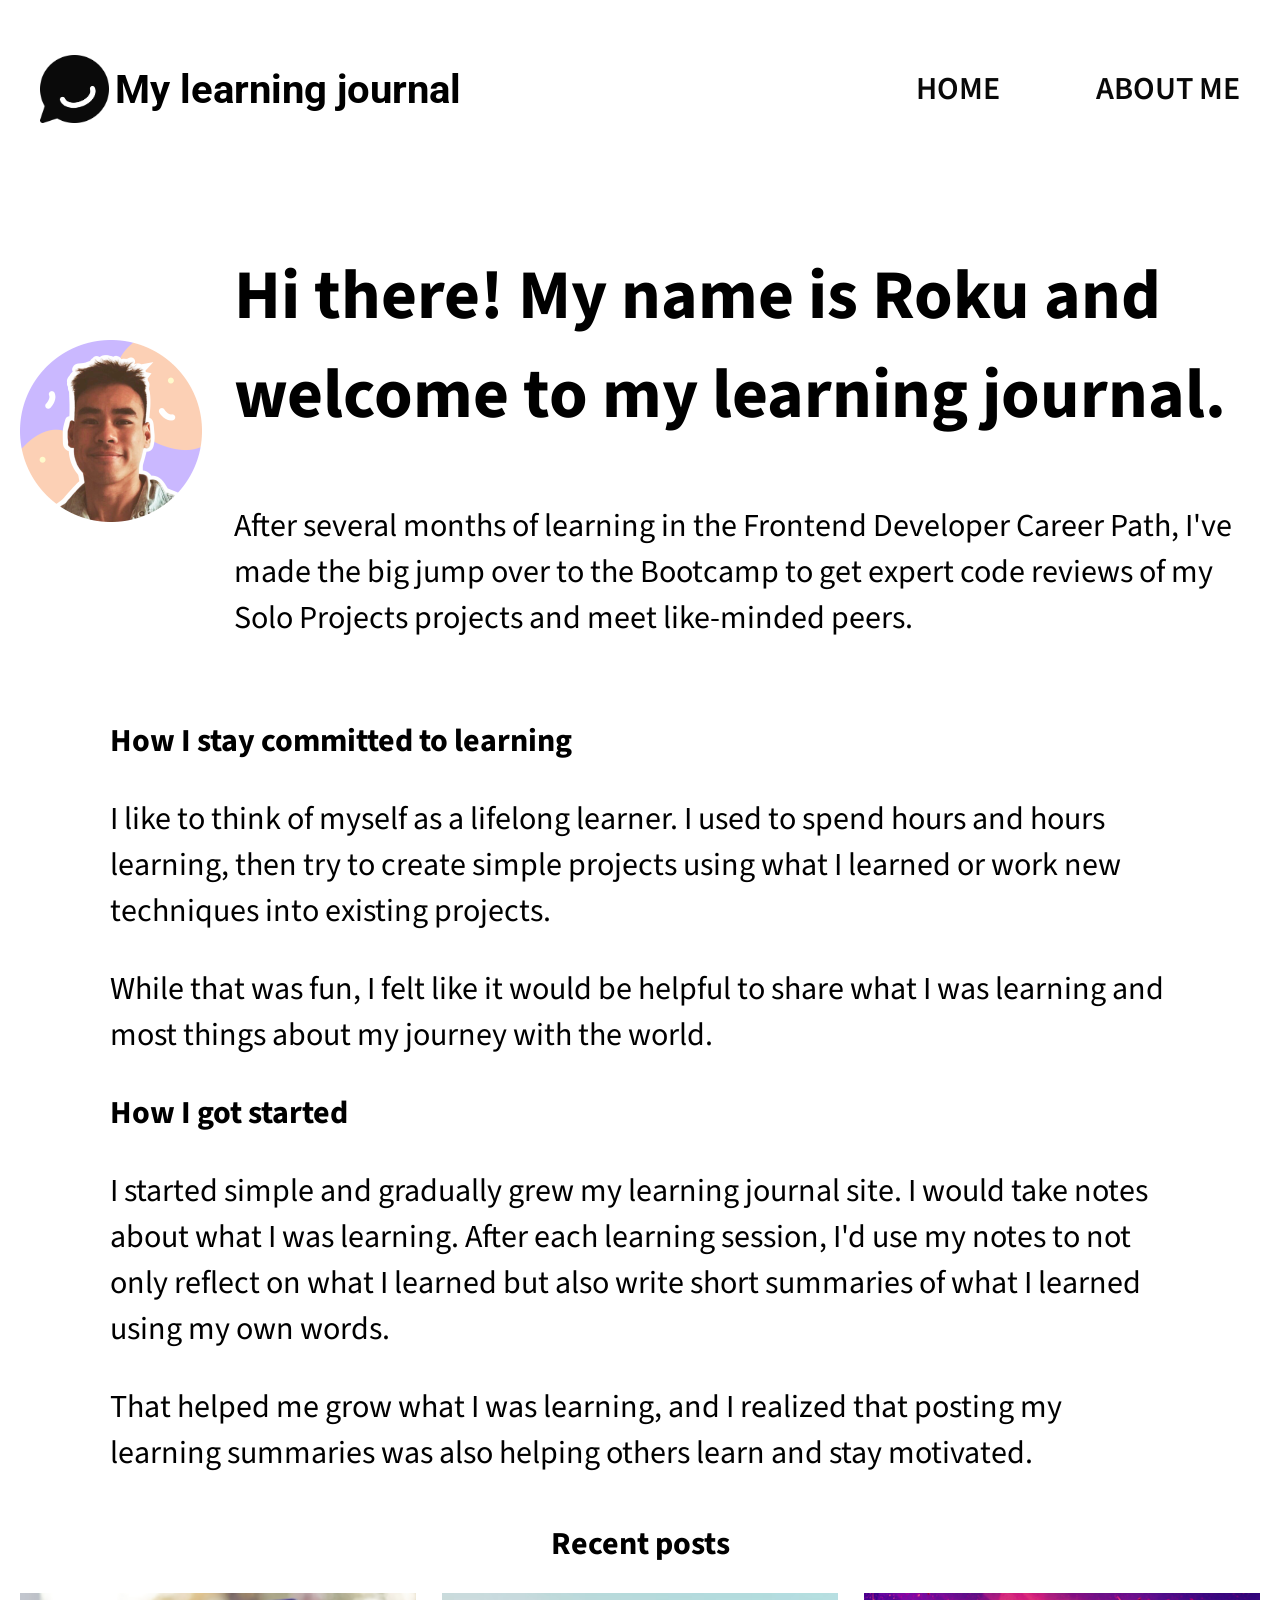
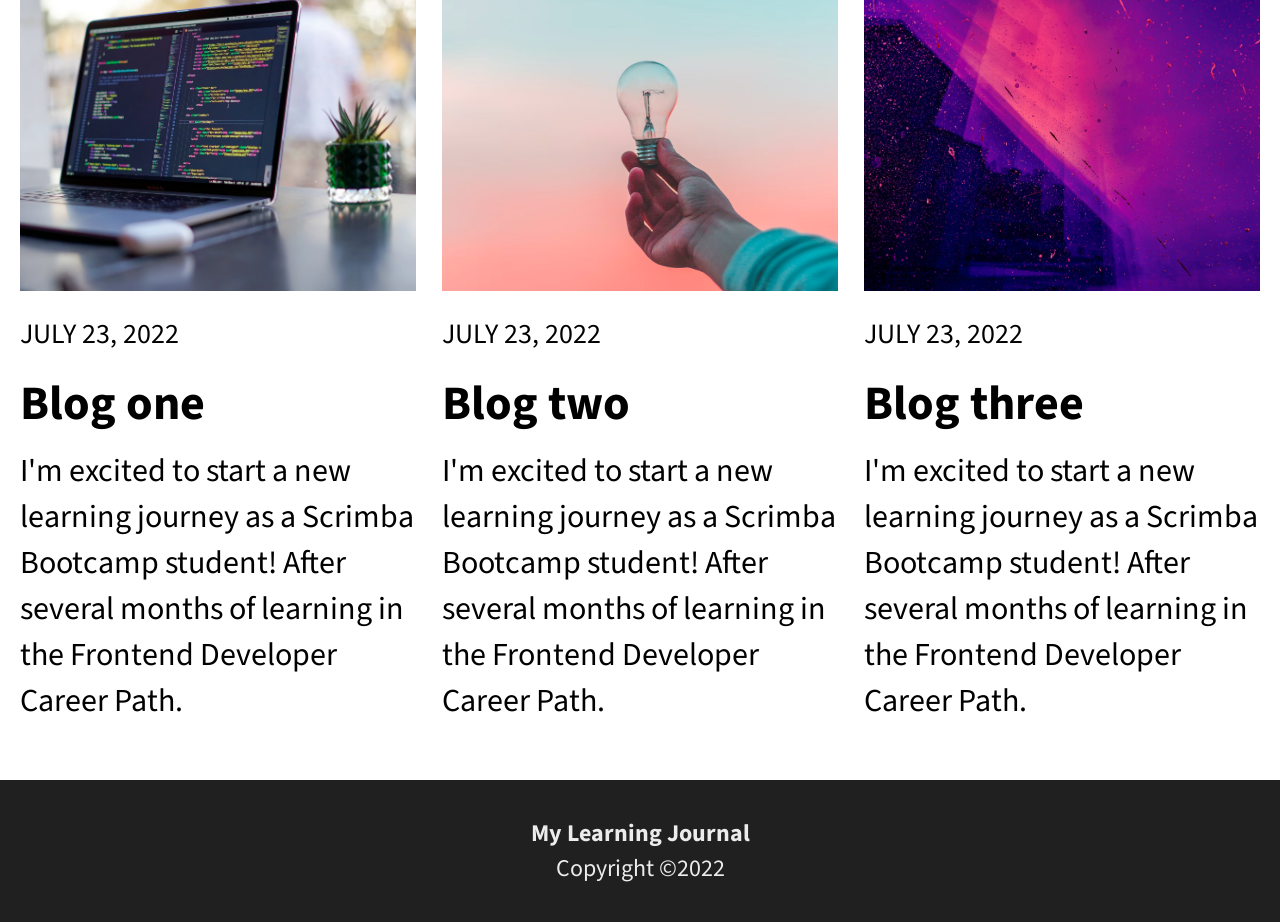
<file: index.html>
<!DOCTYPE html>
<html lang="en">
<head>
    <meta charset="UTF-8">
    <meta name="viewport" content="width=device-width, initial-scale=1.0">
    <link rel="preconnect" href="https://fonts.googleapis.com">
    <link rel="preconnect" href="https://fonts.gstatic.com" crossorigin>
    <link href="https://fonts.googleapis.com/css2?family=Roboto:ital,wght@0,100..900;1,100..900&family=Source+Sans+3:ital,wght@0,200..900;1,200..900&display=swap" rel="stylesheet">
    <title>About Me - My Learning Journal</title>
    <link rel="stylesheet" href="index.css">
</head>
<body>
    <!-- Site-Wide Header -->
    <header>
        <div class="logo">
            <img class="logo-img" src="images/logo.png" alt="My Learning Journal Logo">
            <span class="logo-text">My learning journal</span>
        </div>
        <nav>
            <ul>
                <li><a href="/">HOME</a></li>
                <li><a href="/about" aria-current="page">ABOUT ME</a></li>
            </ul>
        </nav>
    </header>

    <!-- Main Content Area -->
    <main>
        
        <!-- Intro Section -->
        <section class="intro-section">
            <img class="profile-img" src="images/profile-image.png" alt="Profile picture of Roku">
            <div>
                <h1 class="about-h1">Hi there! My name is Roku and welcome to my learning journal.</h1>
                <p>After several months of learning in the Frontend Developer Career Path, I've made the big jump over to the Bootcamp to get expert code reviews of my Solo Projects projects and meet like-minded peers.</p>
            </div>
        </section>

        <!-- About Details Section -->
        <section class="about-details">
            <h2>How I stay committed to learning</h2>
            <p>I like to think of myself as a lifelong learner. I used to spend hours and hours learning, then try to create simple projects using what I learned or work new techniques into existing projects.</p>
            <p>While that was fun, I felt like it would be helpful to share what I was learning and most things about my journey with the world.</p>

            <h2>How I got started</h2>
            <p>I started simple and gradually grew my learning journal site. I would take notes about what I was learning. After each learning session, I'd use my notes to not only reflect on what I learned but also write short summaries of what I learned using my own words.</p>
            <p>That helped me grow what I was learning, and I realized that posting my learning summaries was also helping others learn and stay motivated.</p>
        </section>

        <!-- Recent Posts Section -->
        <section class="recent-posts">
            <h2>Recent posts</h2>
            
            <div class="posts-grid">
                <!-- Blog Post 1 -->
                <article>
                    <img class="blog-imgs" src="images/blog-image-01.png" alt="Laptop with code on screen">
                    <p><time datetime="2022-07-23">July 23, 2022</time></p>
                    <h3>Blog one</h3>
                    <p>I'm excited to start a new learning journey as a Scrimba Bootcamp student! After several months of learning in the Frontend Developer Career Path.</p>
                </article>

                <!-- Blog Post 2 -->
                <article>
                    <img class="blog-imgs" src="images/blog-image-02.png" alt="Hand holding a lightbulb against the sky">
                    <p><time datetime="2022-07-23">July 23, 2022</time></p>
                    <h3>Blog two</h3>
                    <p>I'm excited to start a new learning journey as a Scrimba Bootcamp student! After several months of learning in the Frontend Developer Career Path.</p>
                </article>

                <!-- Blog Post 3 -->
                <article>
                    <img class="blog-imgs" src="images/blog-image-03.png" alt="Abstract purple and pink shapes">
                    <p><time datetime="2022-07-23">July 23, 2022</time></p>
                    <h3>Blog three</h3>
                    <p>I'm excited to start a new learning journey as a Scrimba Bootcamp student! After several months of learning in the Frontend Developer Career Path.</p>
                </article>
            </div>
        </section>

    </main>

    <!-- Site Footer -->
    <footer>
        <p><strong>My Learning Journal</strong></p>
        <p><small>Copyright ©2022</small></p>
    </footer>

</body>
</html>
</file>
<file: index.css>
*, *::before, *::after {
    box-sizing: border-box;
}

html {
    font-size: 32px;
}

html, 
body {
    margin: 0;
    padding: 0;
}

body {
    font-family: "Source Sans 3", sans-serif;
}

header {
    margin: 1.0625em 1.25em 0;
    display: flex;

}

@media (max-width: 340px) {
    header {
        margin: 0.3em 0.6em 0;
    }  
}

.logo {
    display: flex;
    align-items: center;
    gap: 0.1875em;
}

.logo-img {
    width: 1.4475rem;
    width: 1.4475rem;
    display: block;
}

.logo-text {
    font-family: "Roboto", sans-serif;
    font-size: 0.85rem;
    font-weight: 700;
}

nav {
    display: flex;
    margin-left: auto;
}

nav ul {
    display: flex;
    list-style-type: none;
    font-size: 0.75rem;
    font-weight: 600;
    gap: 3em;
    padding: 0;
}

@media (min-width: 500px) {
    .logo-img {
        height: 2.141rem;
        width: 2.141rem;
    }

    .logo-text {
        font-size: 1.25rem;
    }

    nav ul {
        font-size: 1rem;
    }
}

@media (max-width: 340px) {
    nav ul {
        gap: 1em;
    }
}


nav a {
    text-decoration: none;
    color: #090909;
}


.intro-section,
.about-details,
.recent-posts {
    margin: 45px 20px 0;
}

time {
    font-size: 1rem;
    text-transform: uppercase;
}

h1 {
    font-size: 2rem;
    font-weight: 700;
}

.about-h1 {
    font-size: 2.1775rem;
}

h2, p {
    font-size: 1rem;
}

h2 {
    font-weight: 700;
}

.recent-posts h2 {
    text-align: center;
}

.profile-img {
    width: 182px;
    height: auto;
}

@media (min-width: 768px) {
    .intro-section {
        display: flex;
        align-items: center;
    }

    .profile-img {
        margin-right: 32px;
    }

    .intro-section h2 {
        font-size: 1.25rem;
    }

    .about-details {
        padding: 0 7vw;
    }
}

@media (max-width: 340px) {
    .profile-img {
        width: min(182px, 100%);
    }
}

.posts-grid {
    display: grid;
    grid-template-columns: repeat(auto-fit, minmax(250px, 1fr));
    gap: 40px 26px;
}

@media (max-width: 340px) {
    .posts-grid {
        grid-template-columns: 1fr;
    }
}

.blog-imgs {
    width: 100%;
    aspect-ratio: 309 / 232;
    object-fit: cover;
}

.posts-grid p {
    margin: 0.2em 0;
}

.posts-grid time {
    font-size: 0.875rem;
}

.posts-grid h3 {
    font-size: 1.5rem;
    font-weight: 700;
    margin: 0.3em 0 0.2em;
}

footer {
    padding: 36px;
    background: #202020;
    color: #ECECEC;
    margin-top: 50px;
}

footer p {
    margin: 0;
    text-align: center;
    font-size: 0.75rem;
}

footer strong {
    font-weight: 700;
    font-size: inherit;
}

footer small {
    font-size: inherit;
}


/* my-new-journey.html */

.article-img {
  /* 1. Define the crop dimensions (landscape aspect ratio) */
  width: 100%;         /* or 100% / whatever target width you need */
  height: 70vw;        /* or your target height */

  /* 2. Crop and position towards the bottom */
  object-fit: cover;
  object-position: center 70%;

  /* 3. Flip horizontally */
  transform: scaleX(-1);

  /* 4. Match the darker exposure */
  filter: brightness(0.85); 
}
</file>
